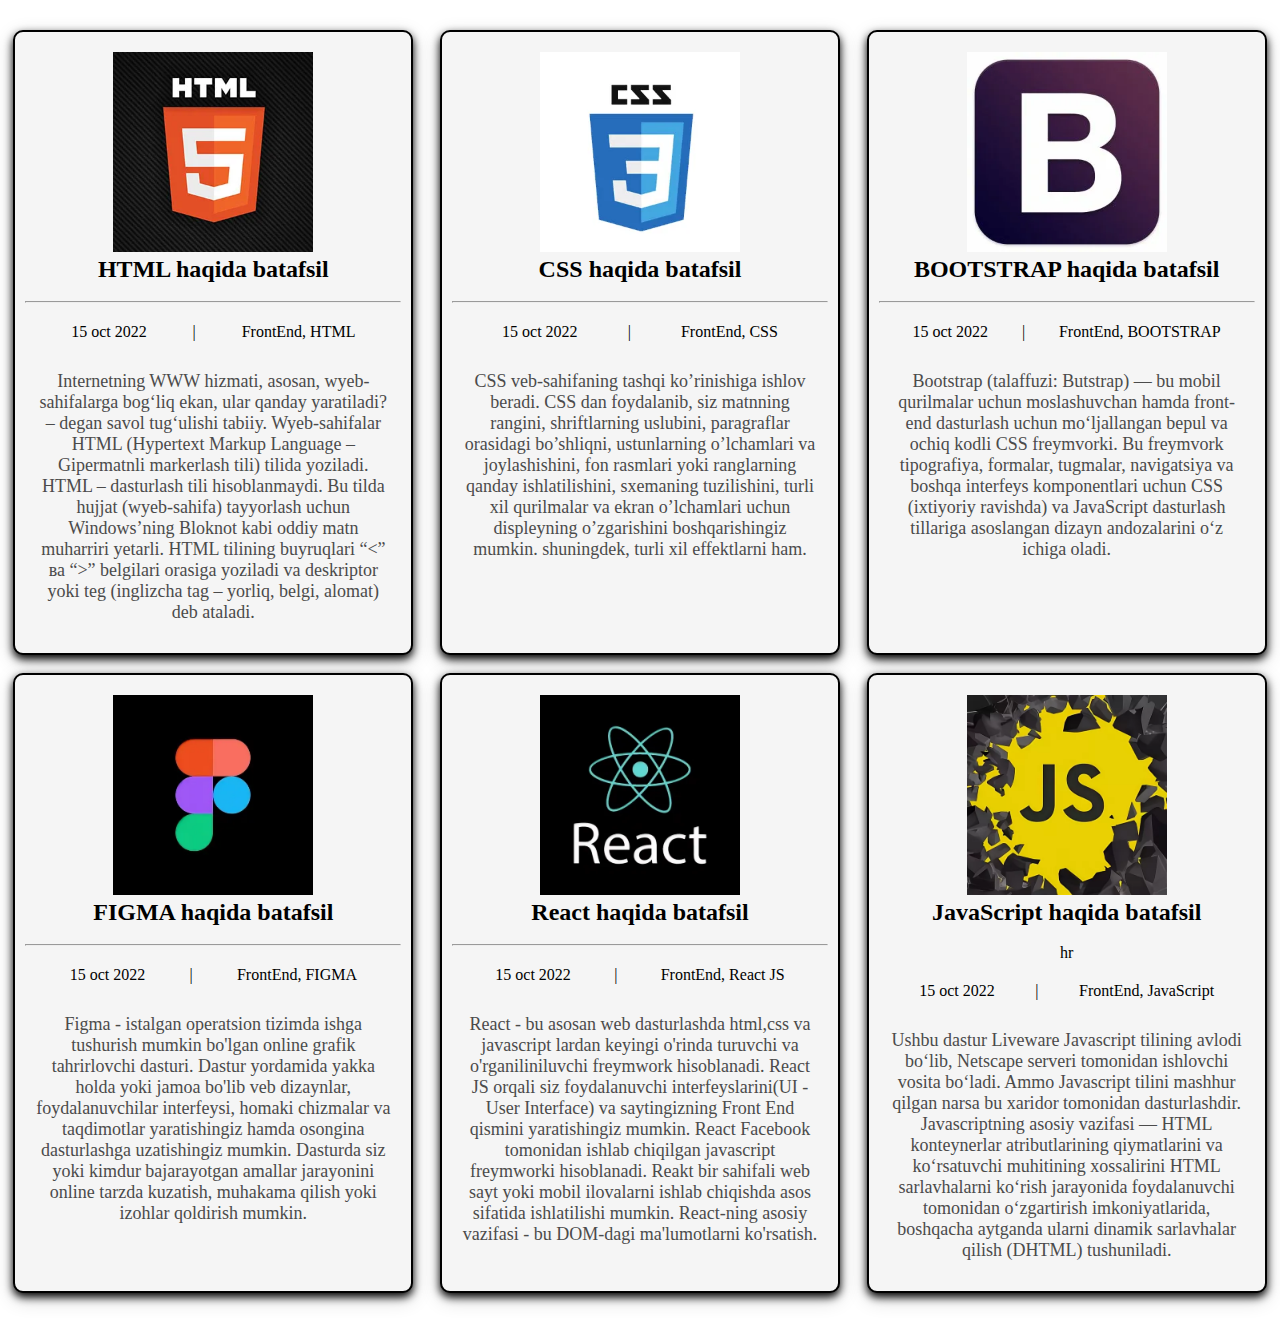
<file: all.html>
<!DOCTYPE html>
<html lang="en">
<head>
    <meta charset="UTF-8">
    <meta http-equiv="X-UA-Compatible" content="IE=edge">
    <meta name="viewport" content="width=device-width, initial-scale=1.0">
    <link rel="stylesheet" href="all.css">
    <title></title>
</head>
<body>
    <div class="texno">
        <div class="html">
            <img src="./image/html.jpg" alt="" width="200">
            <h2>HTML haqida batafsil</h2><br>
            <hr>
            <div class="text">
                <p>15 oct 2022</p>
                <p>| </p>
                <p>FrontEnd, HTML</p>
            </div>
            <p class="viki">Internetning WWW hizmati, asosan, wyeb-sahifalarga bog‘liq ekan,
                 ular qanday yaratiladi? – degan savol tug‘ulishi tabiiy. Wyeb-sahifalar HTML
                 (Hypertext Markup Language – Gipermatnli markerlash tili) tilida yoziladi.
                 HTML – dasturlash tili hisoblanmaydi. Bu tilda hujjat (wyeb-sahifa)
                 tayyorlash uchun Windows’ning Bloknot kabi oddiy matn muharriri yetarli.
                 HTML tilining buyruqlari “<” ва “>” belgilari orasiga yoziladi va deskriptor
                 yoki teg (inglizcha tag – yorliq, belgi, alomat) deb ataladi.</p>
        </div>
        <div class="html">
            <img src="./image/css.jpg" alt="" width="200">
            <h2>CSS haqida batafsil</h2><br>
            <hr>
            <div class="text">
                <p>15 oct 2022</p>
                <p>| </p>
                <p>FrontEnd, CSS</p>
            </div>
            <p class="viki">CSS veb-sahifaning tashqi ko’rinishiga ishlov beradi.
                 CSS dan foydalanib, siz matnning rangini, shriftlarning uslubini,
                 paragraflar orasidagi bo’shliqni, ustunlarning o’lchamlari va joylashishini,
                 fon rasmlari yoki ranglarning qanday ishlatilishini, sxemaning
                 tuzilishini, turli xil qurilmalar va ekran o’lchamlari uchun displeyning
                 o’zgarishini boshqarishingiz mumkin. shuningdek, turli xil effektlarni ham.</p>
        </div>
        <div class="html">
            <img src="./image/bootstrap.jpg" alt="" width="200">
            <h2>BOOTSTRAP haqida batafsil</h2><br>
            <hr>
            <div class="text">
                <p>15 oct 2022</p>
                <p>| </p>
                <p>FrontEnd, BOOTSTRAP</p>
            </div>
            <p class="viki">Bootstrap (talaffuzi: Butstrap) — bu mobil qurilmalar
                 uchun moslashuvchan hamda front-end dasturlash uchun moʻljallangan
                bepul va ochiq kodli CSS freymvorki. Bu freymvork tipografiya,
                formalar, tugmalar, navigatsiya va boshqa interfeys komponentlari
                uchun CSS (ixtiyoriy ravishda) va JavaScript dasturlash tillariga 
                asoslangan dizayn andozalarini oʻz ichiga oladi.</p>
        </div>
    </div><br>
    <div class="texno2">
        <div class="html">
            <img src="./image/figma.png" alt="" width="200">
        <h2>FIGMA haqida batafsil</h2><br>
        <hr>
        <div class="text">
            <p>15 oct 2022</p>
            <p>| </p>
            <p>FrontEnd, FIGMA</p>
        </div>
        <div class="viki">Figma - istalgan operatsion tizimda ishga tushurish
             mumkin bo'lgan online grafik tahrirlovchi dasturi. Dastur yordamida
              yakka holda yoki jamoa bo'lib veb dizaynlar, foydalanuvchilar 
              interfeysi, homaki chizmalar va taqdimotlar yaratishingiz hamda 
              osongina dasturlashga uzatishingiz mumkin. Dasturda siz yoki kimdur 
              bajarayotgan amallar jarayonini online tarzda kuzatish, muhakama qilish 
              yoki izohlar qoldirish mumkin.</div>
        </div>

        <div class="html">
            <img src="./image/react.png" alt="" width="200">
        <h2>React haqida batafsil</h2><br>
        <hr>
        <div class="text">
            <p>15 oct 2022</p>
            <p>| </p>
            <p>FrontEnd, React JS</p>
        </div>
        <div class="viki">React - bu asosan web dasturlashda html,css va javascript 
            lardan keyingi o'rinda turuvchi va o'rganiliniluvchi freymwork hisoblanadi. 
            React JS orqali siz foydalanuvchi interfeyslarini(UI - User Interface) va 
            saytingizning Front End qismini yaratishingiz mumkin. React Facebook tomonidan 
            ishlab chiqilgan javascript freymworki hisoblanadi. Reakt bir sahifali web sayt 
            yoki mobil ilovalarni ishlab chiqishda asos sifatida ishlatilishi mumkin. React-ning asosiy 
            vazifasi - bu DOM-dagi ma'lumotlarni ko'rsatish.</div>
        </div>

        <div class="html">
            <img src="./image/js.png" alt="" width="200">
        <h2>JavaScript haqida batafsil</h2><br>
        hr
        <div class="text">
            <p>15 oct 2022</p>
            <p>| </p>
            <p>FrontEnd, JavaScript</p>
        </div>
        <div class="viki">Ushbu dastur Liveware Javascript tilining avlodi boʻlib,
             Netscape serveri tomonidan ishlovchi vosita boʻladi. Ammo Javascript 
             tilini mashhur qilgan narsa bu xaridor tomonidan dasturlashdir. 
             Javascriptning asosiy vazifasi — HTML konteynerlar atributlarining 
             qiymatlarini va koʻrsatuvchi muhitining xossalirini HTML sarlavhalarni 
             koʻrish jarayonida foydalanuvchi tomonidan oʻzgartirish imkoniyatlarida, 
             boshqacha aytganda ularni dinamik sarlavhalar qilish (DHTML) tushuniladi. </div>
    </div>
        </div>
    
</body>
</html>
</file>
<file: all.css>
*{
    margin: 0;
    padding: 0;
    box-sizing: border-box;
}

.texno{
    display: flex;
    justify-content: space-around;
    margin-top:30px ;
    flex-wrap: wrap;
}
.html{
    border: 2px solid black;
    border-radius: 10px;
    box-shadow:  0 4px 8px 0 rgba(2, 2, 2, 2.2), 0 6px 20px 0 rgba(2, 2, 1, 0.19);
    width:400px;
    height:auto;
    padding: 20px 10px;
    text-align: center;
    background:whitesmoke;
}
.html .text{
    display: flex;
    justify-content: space-evenly;
    margin: 20px auto;
    font-family: 'Montserrat';
}
.html .viki{
    padding: 10px;
    font-family: 'Times New Roman', Times, serif;
    font-size: 18px;
    color: rgb(75, 75, 75);
}
.texno2{
    display: flex;
    justify-content: space-around;
    margin-bottom: 30px;
    flex-wrap: wrap;
}
</file>
